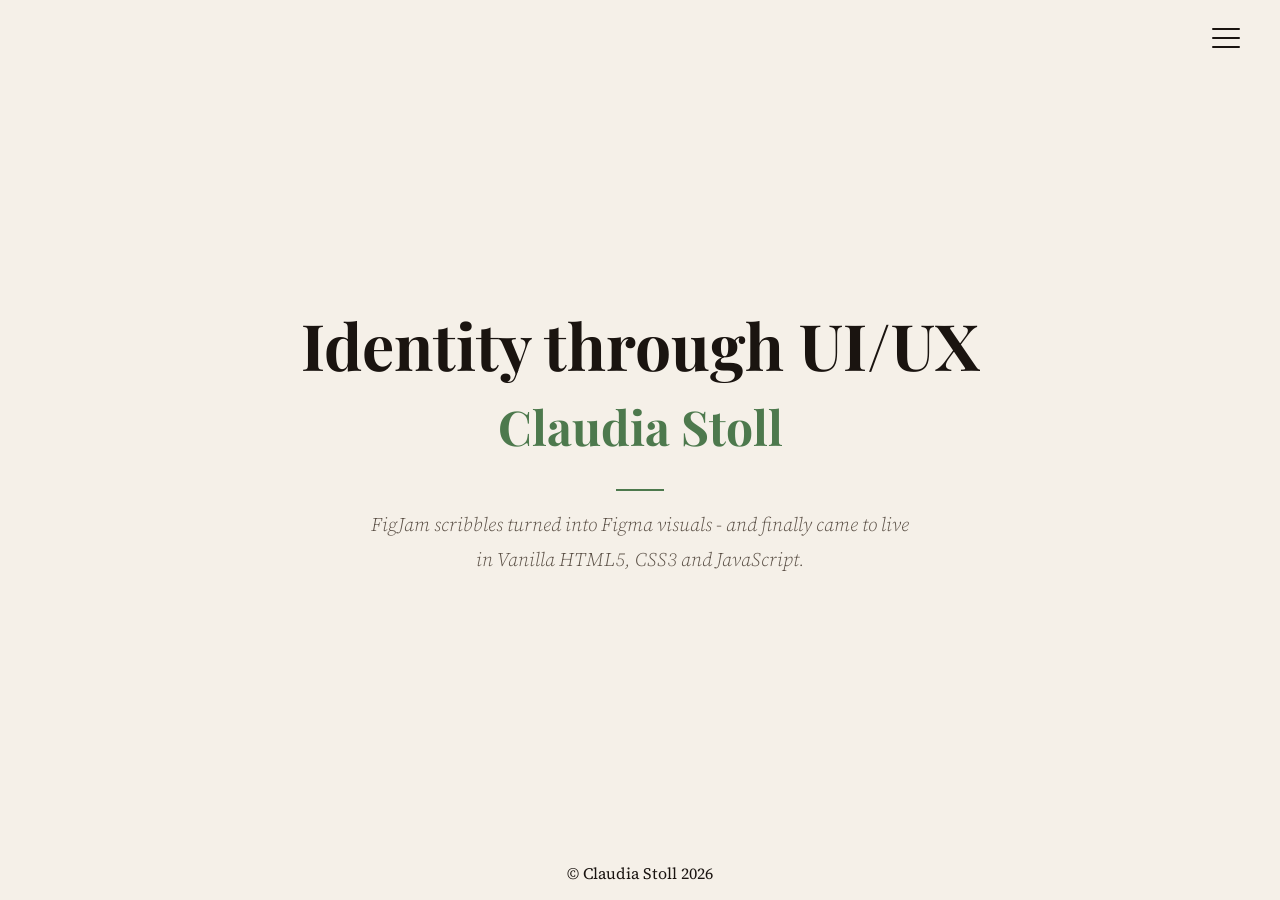
<file: index.html>
<!DOCTYPE html>
<html lang="de">
<head>
  <meta charset="UTF-8" />
  <meta name="viewport" content="width=device-width, initial-scale=1.0" />
  <title>Claudia Stoll - Identity through UI/UX</title>
  <link rel="preconnect" href="https://fonts.googleapis.com" />
  <link href="https://fonts.googleapis.com/css2?family=Playfair+Display:wght@700&family=Source+Serif+4:ital,wght@0,300;1,300&display=swap" rel="stylesheet" />
  <link rel="stylesheet" href="css/style.css">
  <script src="js/script.js" defer></script>
  <script src="js/nav-component.js" defer></script>
  <script src="js/footer-component.js" defer></script>
</head>
<body>

  <!-- HEADER -->
  <header>
    <site-nav></site-nav>
  </header>

    <!-- MAIN -->
  <main class="content">
    <h1>Identity through UI/UX </h1> 
    <h1 class="name">Claudia Stoll</h1>
    <div class="divider"></div>
    <p>
        FigJam scribbles turned into Figma visuals - and finally came to live in 
        Vanilla HTML5, CSS3 and JavaScript. 
    </p>
  </main>
  
  <!-- FOOTER -->
      <footer> 
        <site-footer></site-footer>
      </footer>

  </body>
</html>
</file>
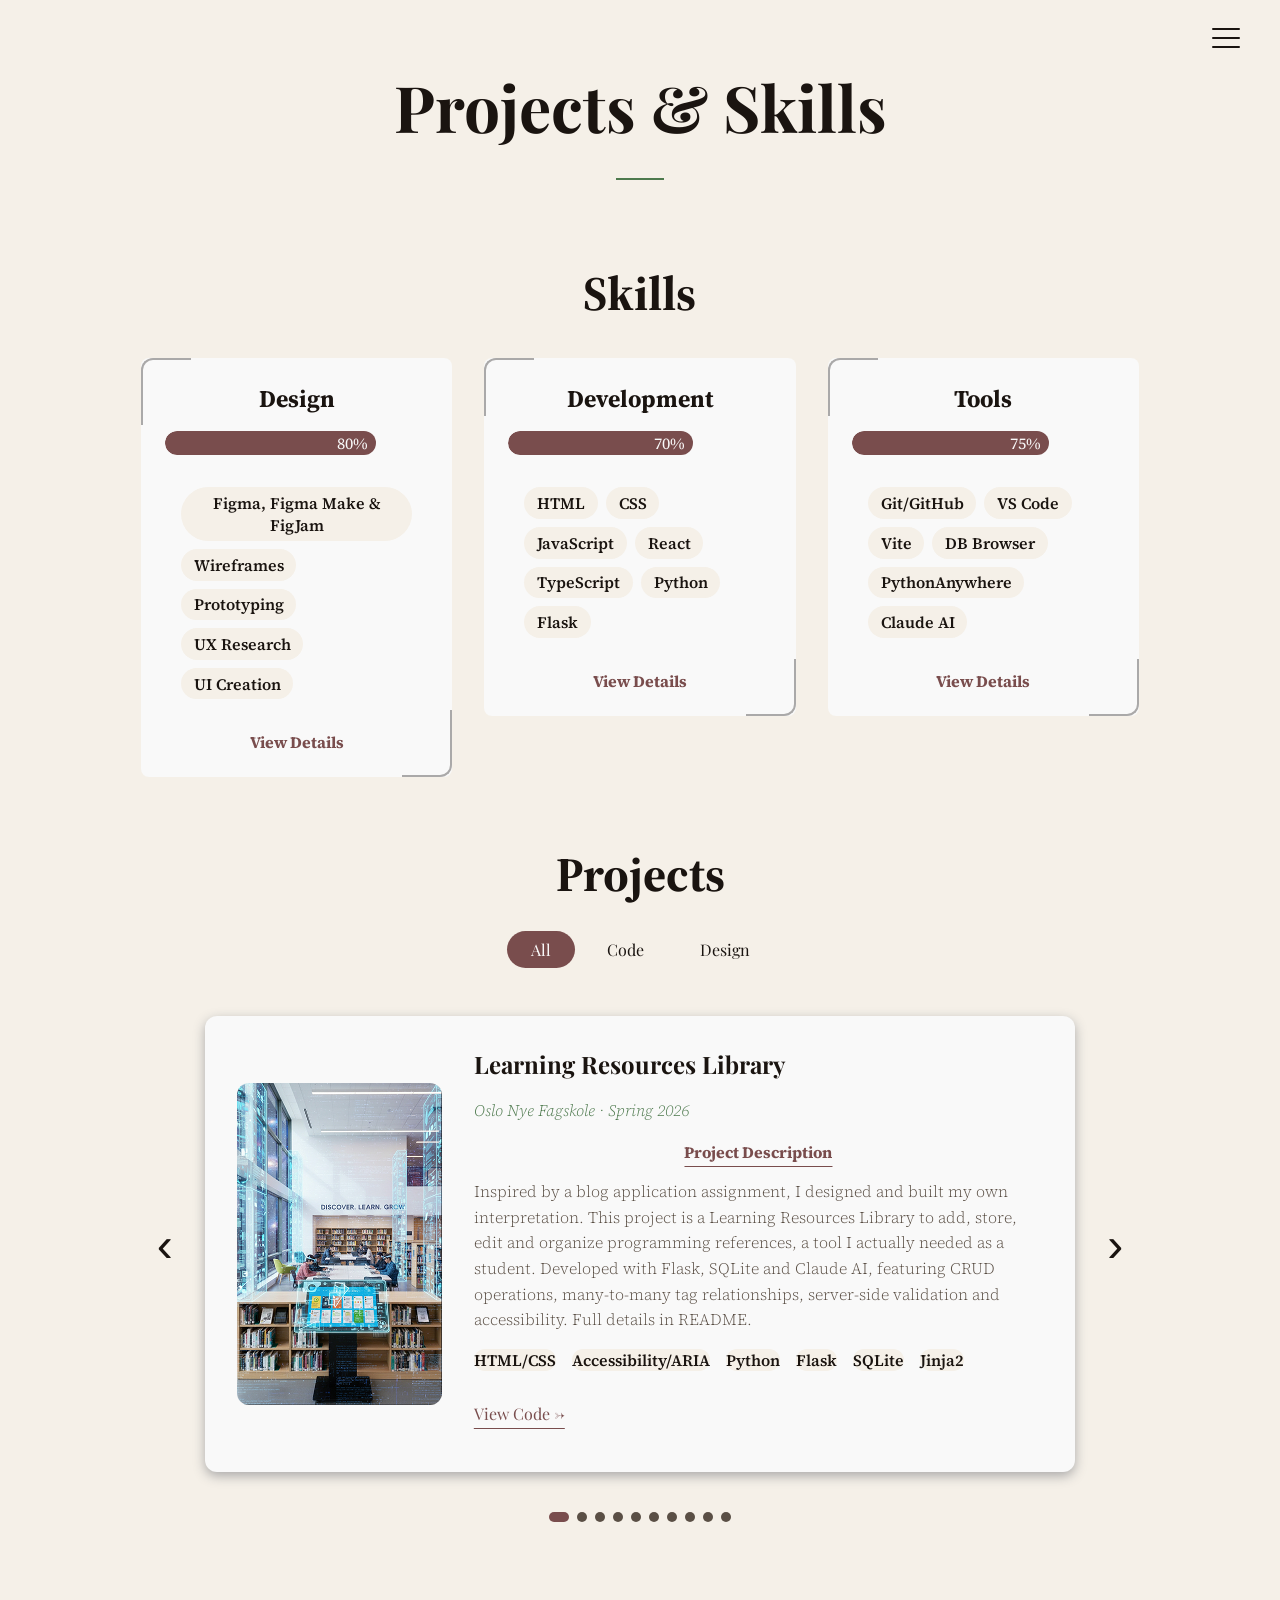
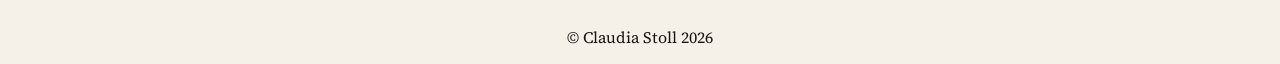
<file: projects.html>
<!DOCTYPE html>
<html lang="en">
<head>
  <meta charset="UTF-8" />
  <meta name="viewport" content="width=device-width, initial-scale=1.0" />
  <title>Claudia Stoll - Projects & Skills</title>
  <link rel="preconnect" href="https://fonts.googleapis.com" />
  <link href="https://fonts.googleapis.com/css2?family=Playfair+Display:wght@700&family=Source+Serif+4:ital,wght@0,300;1,300&display=swap" rel="stylesheet" />
  <link rel="stylesheet" href="css/style.css">
  <link rel="stylesheet" href="css/projects.css">
  <script src="js/nav-component.js" defer></script>
  <script src="js/footer-component.js" defer></script>
  <script src="js/projects.js" defer></script>
</head>
<body>

  <header>
    <site-nav></site-nav>
  </header>

  <main class="content">
    
    <!-- HERO -->
    <h1>Projects & Skills</h1>
    <div class="divider"></div>

    <!-- SKILLS SECTION -->
    <section id="skills" aria-labelledby="skills-heading">
      <h2 id="skills-heading">Skills</h2>
      <div id="skills-container"></div> <!-- JS data fill -->
    </section>

    <!-- PROJECTS SECTION -->
    <section id="projects" aria-labelledby="projects-heading">
      <h2 id="projects-heading">Projects</h2>
      <div id="projects-container"></div> <!-- JS data fill -->
    </section>

  </main>

  <site-footer></site-footer>

</body>
</html>
</file>
<file: css/style.css>
/* ######### - ROOT - ############### */
:root {
  /* Neutrals */
  --white: rgb(249 249 249);
  /* Semantics */
  --accent-focus: rgb(77 77 121);
  --state-error: rgb(160 27 40);
  --state-success: rgb(40 160 26);
  /* Background */
  --bg: rgb(245 240 232);
  --menu-bg: rgb(26 20 16);
  --contact-h2-bg: rgb(208 156 121 / 60%);
  --pause-btn-bg: rgb(143 188 143);
  --overlay: rgba(26 20 16 0.75);
  /* Text */
  --ink: rgb(26 20 16);
  --body-muted: rgb(90 79 69);
  --label-sm: rgb(54 62 54);
  /* Text & Accent */
  --accent: rgba(77 121 77);
  --accent-complementary: rgb(121 77 77);
  --state-focus-opa: rgba(77, 77, 121, 0.2);  
  --state-erro-opa: rgba(160, 27, 40, 0.2);   
  --state-success: rgba(40, 160, 26, 0.2); 
  /* Border */  
  --border-muted: rgba(26 20 16 0.1);
  --border-input: rgba(171, 92, 39, 0.6);
  --border-card-corner: rgb(170, 169, 169);
  /* Typography Scale */
  --text-xs: 1rem;
  --text-sm: clamp(1rem, 1.2vw, 1.2rem);
  --text-base: clamp(1rem, 1.5vw, 1.3rem);
  --text-lg: clamp(1.3rem, 2vw, 1.5rem);
  --text-xl: clamp(1.8rem, 4vw, 3rem);
  --text-2xl: clamp(2.2rem, 6vw, 4rem);
}

/* BASE STYLES AND RESET */

*, *::before, *::after { box-sizing: border-box; margin: 0; padding: 0; }

/* ######### - BODY STYLE - ############### */

body {
  font-family: 'Source Serif 4', serif;
  background-color: var(--bg);
  color: var(--ink);
  min-height: 100vh;
  display: flex;
  flex-direction: column;
  align-items: stretch;
  justify-content: center;
  position: relative;
  overflow-x: hidden;
  scroll-behavior: smooth;
}

header {
  width: 100%;
}

/* ######### - MAIN CONTENT - ############### */

main.blurred {
  filter: blur(2px);
  transform: scale(0.97);
  pointer-events: none;
}
    
.content {
  flex: 1;
  display: flex;
  flex-direction: column;
  align-self: flex-start;
  justify-content: center;
  text-align: center;
  padding-top: 4.5rem;
  padding-bottom: 2rem;
  padding-left: 1rem;
  padding-right: 1rem;
  width: 100%;
  z-index: 10;
  transition: filter 0.4s ease;
}

/* H1 HOME */
h1 {
  font-family: 'Playfair Display', serif;
  font-size: var(--text-2xl);
  color: var(--ink);
  margin-bottom: 1.25rem;
  line-height: 1.1;
}

h1.name {
  color: var(--accent);
  font-size: var(--text-xl);
}    

p {
  font-size: var(--text-base);
  line-height: 1.8;
  display: block;
  max-width: 540px;
  color: var(--body-muted);
  margin-inline: auto;
  font-weight: 300;
  font-style: italic;
}

/* DECORATIVE LINE */
.divider {
  width: 48px;
  height: 2px;
  background: var(--accent);
  margin: 1rem auto;
}



/* ######### - HERO SECTION - ############### */
.hero {
  position: relative;
  min-width: 80%;
  overflow: hidden;
  margin-inline: auto;
  background: radial-gradient(ellipse, var(--accent) 25%, rgba(248, 248, 248, 0) 70%);
}

/* BOTH SLIDES */
.hero-slide {
  display: flex;
  align-items: center;
  justify-content: center;
  gap: 1rem;
  padding: 2rem;
  opacity: 0;
  position: absolute;
  width: 100%;
  transition: opacity 1.5s ease-in-out;
  will-change: opacity;
}

/* ACTIVE SLIDE */
.hero-slide.active {
  opacity: 1;
  position: relative;
}

/* HERO TEXT AREA*/
.hero-text {
  display: flex;
  flex-direction: column;
  gap: 1rem;
  flex: 1 1 50%; /* ← both text same size */
  min-width: 0;
  max-width: 50%; /* ← hard cut in size */
}

.hero-dev .hero-text {
  text-align: right;
}

.typewriter-title {
  font-size: var(--text-lg);
  font-weight: 700;
  color: var(--ink); 
  min-height: 1.5em; 
}

/* PAUSE ANIMATION BTN */

.pause-container {
  position: sticky;
  top: 5rem;
  align-self: flex-start;
  display: flex;
  flex-direction: column;
  align-items: center;
  gap: 0.3rem;
  z-index: 10;
  will-change: opacity;
}

.pause-container.hidden {
  opacity: 0;
  pointer-events: none;
  transition: opacity 0.3s;
}

.hero-pause-btn {
  background: var(--pause-btn-bg);
  border: transparent;
  border-radius: 4px;
  font-size: 1rem;
  cursor: pointer;
  opacity: 0.7;
  transition: opacity 0.3s;
  display: flex;
  justify-content: center;
  padding: 0.5rem;
  line-height: 1;
}

.hero-pause-btn:hover {
  opacity: 1;
}

.hero-pause-btn:focus-visible {
  outline: 2px solid var(--accent-focus);
  outline-offset: 4px;
  opacity: 1;
}

/* CONTAINER & IMG HERO */
.bg-container-profile-pic {
  position: relative;
  display: flex;
  justify-content: center;
  align-items: center;
  flex: 1 1 50%; /* containers same width */
}

.profile-pic {
  position: relative;
  z-index: 1;
  width: 100%; /* fills container */
  max-width: 30rem;
}

/* ######### - MEDIA - #################### */

@media (max-width: 1000px) { /* instead of 768px */
  .hero-slide {
    flex-direction: column;
    text-align: center;
  }

  .hero-dev {
    flex-direction: column-reverse;
  }

  .hero-dev .hero-text {
    text-align: center; /* centered on mobile */
  }

  .hero-text {
    max-width: 100%;
  }
}

/* Reduced Motion */
@media (prefers-reduced-motion: reduce) {
  .hero-slide {
    transition: none;
  }
}
</file>
<file: css/projects.css>
/* ====== SKILLS SECTION ====== */

#skills {
  width: 100%;
  max-width: 80%;
  margin-inline: auto;
  padding: clamp(2rem, 5vw, 4rem) 0;
}

#skills h2, #projects h2 {
  font-size: var(--text-xl);
  text-align: center;
  margin-bottom: 0.5rem;
}

/* Skills Container */
#skills-container {
  display: flex;
  flex-wrap: wrap;
  align-items: flex-start;
  gap: 2rem;
  margin-top: 2rem;
}

/* Skill Card */
.skill-card {
  flex: 1 1 250px;
  min-width: 0;
  display: flex;
  flex-direction: column;
  position: relative;
  gap: 1rem;
  padding: 1.5rem;
  background: var(--white);
  border-radius: 8px;
}

.skill-card::before {
  content: '';
  position: absolute;
  top: 0;
  left: 0;
  width: 16%;
  height: 16%;
  border-top: 2px solid var(--border-card-corner);
  border-left: 2px solid var(--border-card-corner);
  border-radius: 12px 0 0 0;
  pointer-events: none;
}

.skill-card::after {
  content: '';
  position: absolute;
  bottom: 0;
  right: 0;
  width: 16%;
  height: 16%;
  border-bottom: 2px solid var(--border-card-corner);
  border-right: 2px solid var(--border-card-corner);
  border-radius: 0 0 12px 0;
  pointer-events: none;
}

/* Skill Card H3 */
.skill-card h3 {
  font-size: var(--text-lg);
  color: var(--ink);
  text-align: center;
}

/* Skill Level Bar */
.skill-bar {
  width: 100%;
  height: 1.5rem;
  background: var(--border-muted);
  border-radius: 999px;
  overflow: hidden;
}

.skill-bar-fill {
  height: 100%;
  background: var(--accent-complementary);
  border-radius: 999px;
  width: 0; /* start at 0*/
  transition: width 1s ease-out;
  display: flex;
  align-items: center;
  justify-content: flex-end; /* Nbr at end */
  padding-right: 0.5rem;
  position: relative;
  will-change: width;
}

.skill-level-text {
  font-size: var(--text-xs);
  color: var(--white);
  white-space: nowrap;
}

/* Skill Tools Liste */
.skill-tools {
  display: flex;
  flex-wrap: wrap;
  gap: 0.5rem;
  list-style: none;
  padding: 0.5rem;
  margin: 0.5rem;
}

.skill-tools li {
  background: var(--bg);
  color: var(--ink);
  font-size: var(--text-sm);
  font-weight: 600;
  padding: 0.3rem 0.8rem;
  border-radius: 999px;
  border: 1px solid var(--border-muted);
}

/* Skill Details */

summary {
  font-size: var(--text-sm);
  font-weight: 700;
  cursor: pointer;
  list-style: none;
  color: var(--accent-complementary);
  transition: opacity 0.3s;
}

summary:hover {
  opacity: 0.7;
}

summary:focus-visible {
  outline: 2px solid var(--accent-focus); /* Accessibility */
  outline-offset: 4px;
}

details[open] summary {
  margin-bottom: 1rem; 
  text-decoration: underline;
  text-underline-offset: 0.5rem;
}


.skill-details {
  list-style: none;
  padding: 0;
  margin: 1rem 0 0 0;
  display: flex;
  flex-direction: column;
  gap: clamp(0.5rem, 2vw, 1rem);
}

.skill-details li {
  font-size: var(--text-sm);
  font-weight: 500;
  color: var(--ink);
  padding-left: 1rem;
  position: relative;
}

/* only text colored bg */
/* .skill-details li span {
  background: rgba(121, 77, 77, 0.08);
  border-radius: 999px;
  padding: 0 0.5rem;
} */

.skill-details li::before {
  content: '✦';
  font-weight: 800;
  position: absolute;
  left: 0;
  margin-right: 0.5rem;
  color: var(--accent-complementary);
}

/* ====== TABS ====== */

.project-tabs {
  display: flex;
  flex-wrap: wrap;
  justify-content: center;
  gap: 0.5rem;
  margin-top: 1.5rem;
}

.tab-btn {
  font-family: 'Playfair Display', serif;
  font-size: var(--text-sm);
  padding: 0.5rem 1.5rem;
  border: 2px solid var(--border-muted);
  border-radius: 999px;
  background: transparent;
  color: var(--ink);
  cursor: pointer;
  transition: all 0.3s;
}

.tab-btn.active,
.tab-btn:hover {
  background: var(--accent-complementary);
  border-color: var(--accent-complementary);
  color: var(--white);
}

/* ====== PROJECT SLIDER ====== */

.project-slider {
  display: grid;
  grid-template-areas: 
    "prev track next"
    ".    dots  .   ";
  grid-template-columns: auto 1fr auto;
  gap: 2rem 1rem;
  margin: 3rem 0;
  max-width: 80%;
  margin-inline: auto;
}

.slider-track {
  position: relative;
  min-height: auto; 
  touch-action: pan-y; /* vertical scroll only*/
}

/* ====== PROJECT CARD ====== */

/* Hide all cards */
.project-card {
  display: none;
  opacity: 0;
  transition: opacity 0.4s ease;
}

/* Only active card visible */
.project-card.active {
  display: grid;
  grid-template-columns: auto 1fr;
  gap: 2rem;
  align-items: center;
  justify-items: center;
  padding: 2rem;
  opacity: 1;
  border-radius: 12px;
  border: 2px solid var(--border-muted); 
  box-shadow: 0 4px 12px var(--border-card-corner); 
  background: var(--white);
}

.project-visual {
  display: flex;
  align-items: center;
  justify-content: center;
  min-width: 0;
  overflow: hidden;
  background: var(--white);
  border-radius: 12px;
  border: 2px solid var(--border-muted);
}

.project-visual img {
  width: clamp(150px, 100%, 350px);
  height: clamp(220px, 100%, 450px);
}

.project-icon {
  font-size: 3rem;
}

/* Swipe Hint for Mobile */

.swipe-hint {
  display: none;
  text-align: center;
  font-family: 'Playfair Display', serif;
  font-size: var(--text-base);
  color: var(--body-muted);
  margin: 0.5rem 0;
  letter-spacing: 0.2rem;
  font-style: normal;
}

/* ====== PROJECT STACK ====== */
.project-stack {
  display: flex;
  flex-wrap: wrap;
  gap: 1rem;
  list-style: none;
  padding: 0;
  margin: 0;
}

.project-stack li {
  background: var(--bg);
  color: var(--ink);
  font-size: var(--text-xs);
  font-weight: 600;
  border-radius: 999px;
  border: 1px solid var(--border-muted);
}

/* ====== PROJECT INFO ====== */

.project-info {
  display: flex;
  flex-direction: column;
  gap: 1rem;
}

.project-info h3 {
  font-family: 'Playfair Display', serif;
  font-size: var(--text-lg);
  color: var(--ink);
  text-align: left;
}

.project-period {
  font-size: var(--text-xs);
  color: var(--accent);
  font-style: italic;
  text-align: left;
  margin: 0;
}

.project-description {
  font-size: var(--text-sm);
  color: var(--body-muted);
  font-style: normal;
  text-align: left;
  line-height: 1.6;
  max-width: 100%;
  margin-inline: 0;
}

/* ====== PROJECT LINK ====== */

.project-link {
  text-align: left;
  gap: 0.5rem;
  font-family: 'Playfair Display', serif;
  font-size: var(--text-sm);
  color: var(--accent-complementary);
  text-underline-offset: 0.5rem;
  transition: opacity 0.3s;
}

.project-link:hover {
  opacity: 0.7;
}

.project-links {
  display: flex;
  flex-wrap: wrap;
  gap: 1rem;
  margin: 1rem 0;
}

/* ====== SLIDER BUTTONS ====== */

.slider-btn {
  background: transparent;
  border: 2px solid transparent;
  border-radius: 999px;
  width: 3rem;
  height: 3rem;
  display: flex;
  align-items: center;
  justify-content: center;
  cursor: pointer;
  color: var(--ink);
  font-size: var(--text-xl);
  transition: all 0.3s;
  align-self: center; /* cent vertically */
}

.slider-btn:hover {
  font-size: var(--text-2xl);
}

.slider-dots {
  grid-area: dots;
  display: flex;
  justify-content: center;
  gap: 0.5rem;
  padding: 0.5rem 0;
}

.dot {
  width: 10px;
  height: 10px;
  border-radius: 999px;
  border: none;
  background: var(--body-muted); /* ← inactive */
  cursor: pointer;
  transition: background 0.3s;
}

.dot.active {
  background: var(--accent-complementary); /* ← active */
  width: 20px; /* ← act dot wider */
}

.tab-btn {
  text-transform: capitalize;
}

@media (max-width: 950px) {
  .project-card.active {
    grid-template-columns: 1fr; /* ← eine Spalte */
  }

  .project-visual {
    align-self: center;
  }

  .project-slider {
    max-width: 95%; 
  }

  .slider-btn {
    width: 2rem;
    height: 2rem;
  }

  .project-info {
    text-align: center;
  }
  
  .project-link {
    align-self: center; 
  }
  
  .project-stack {
    justify-content: center; 
  }
}

@media (max-width: 750px) {
  .swipe-hint {
    display: block; 
  }
}

/* Reduced Motion - Accessibilty */

@media (prefers-reduced-motion: reduce) {
  .project-card {
    transition: none;
  }
  
  .skill-bar-fill {
    transition: none;
  }
  
  .tab-btn,
  .slider-btn,
  .dot {
    transition: none;
  }
}
</file>
